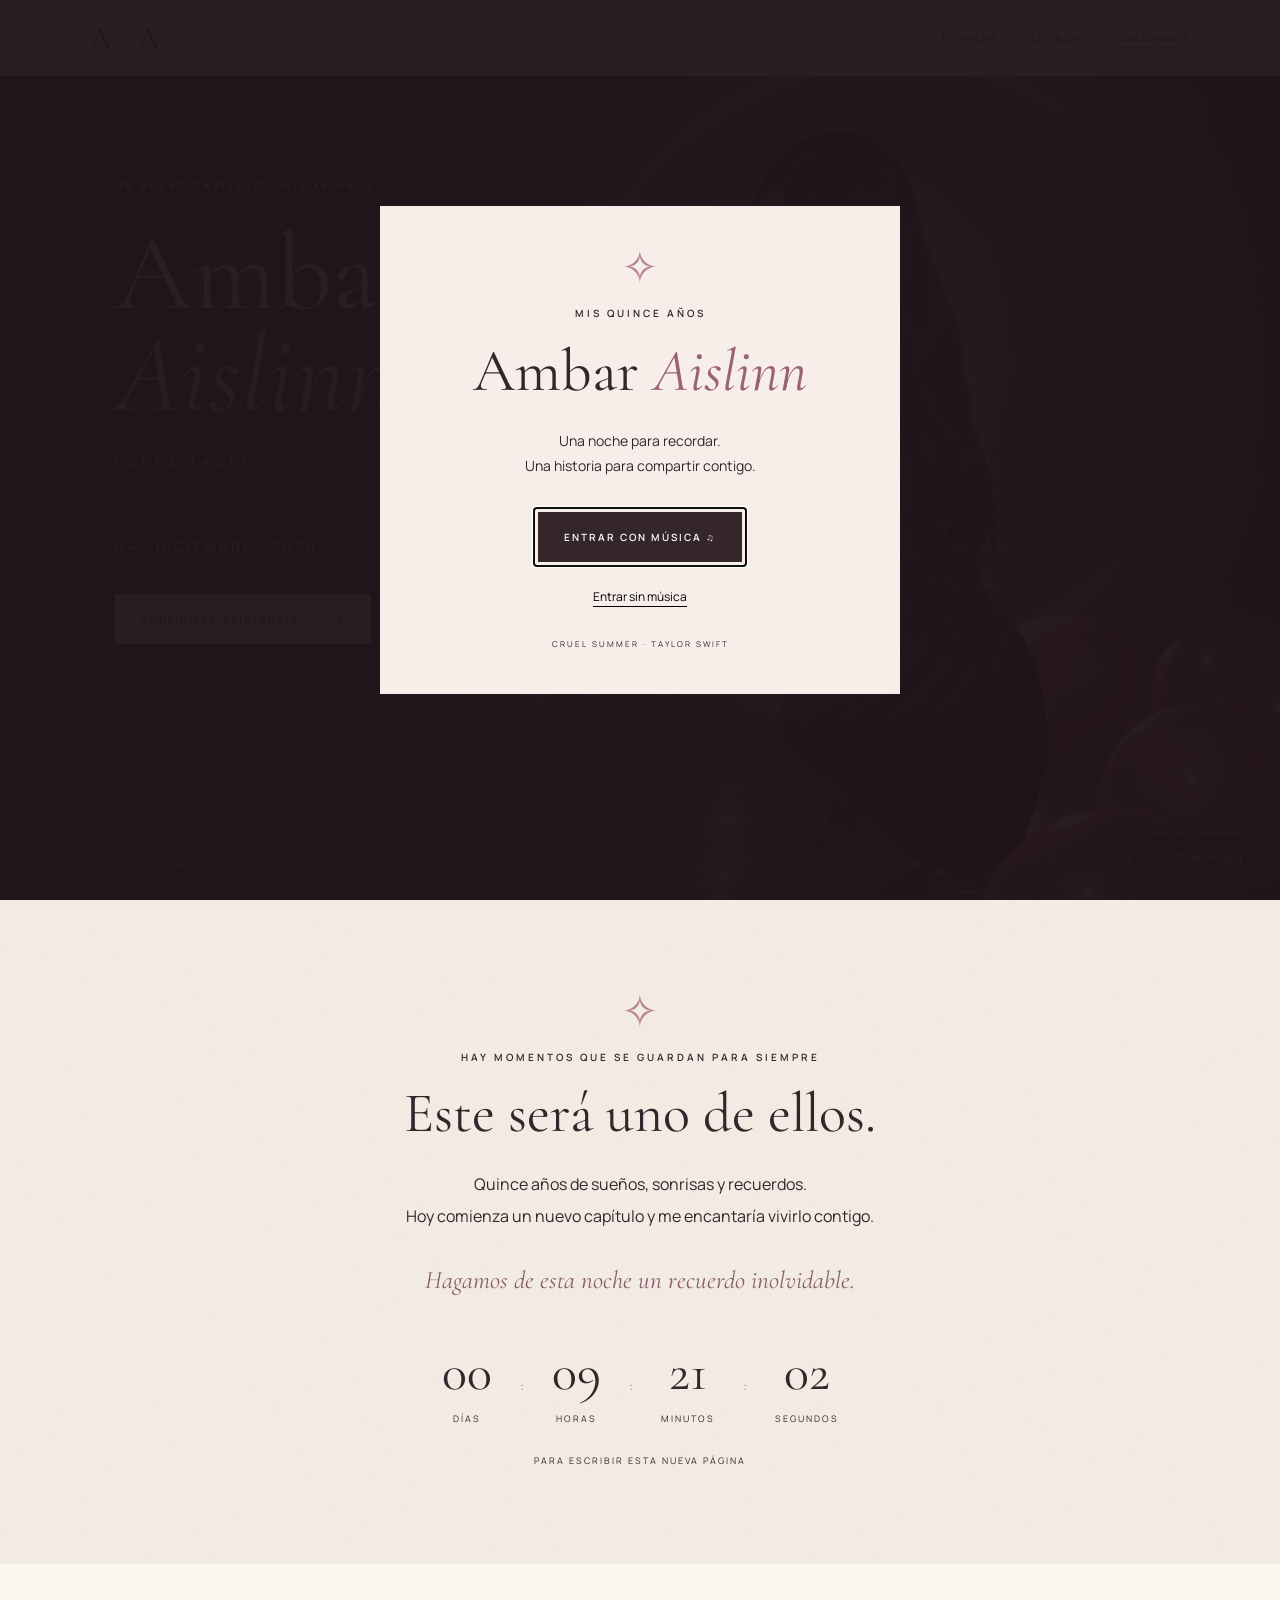
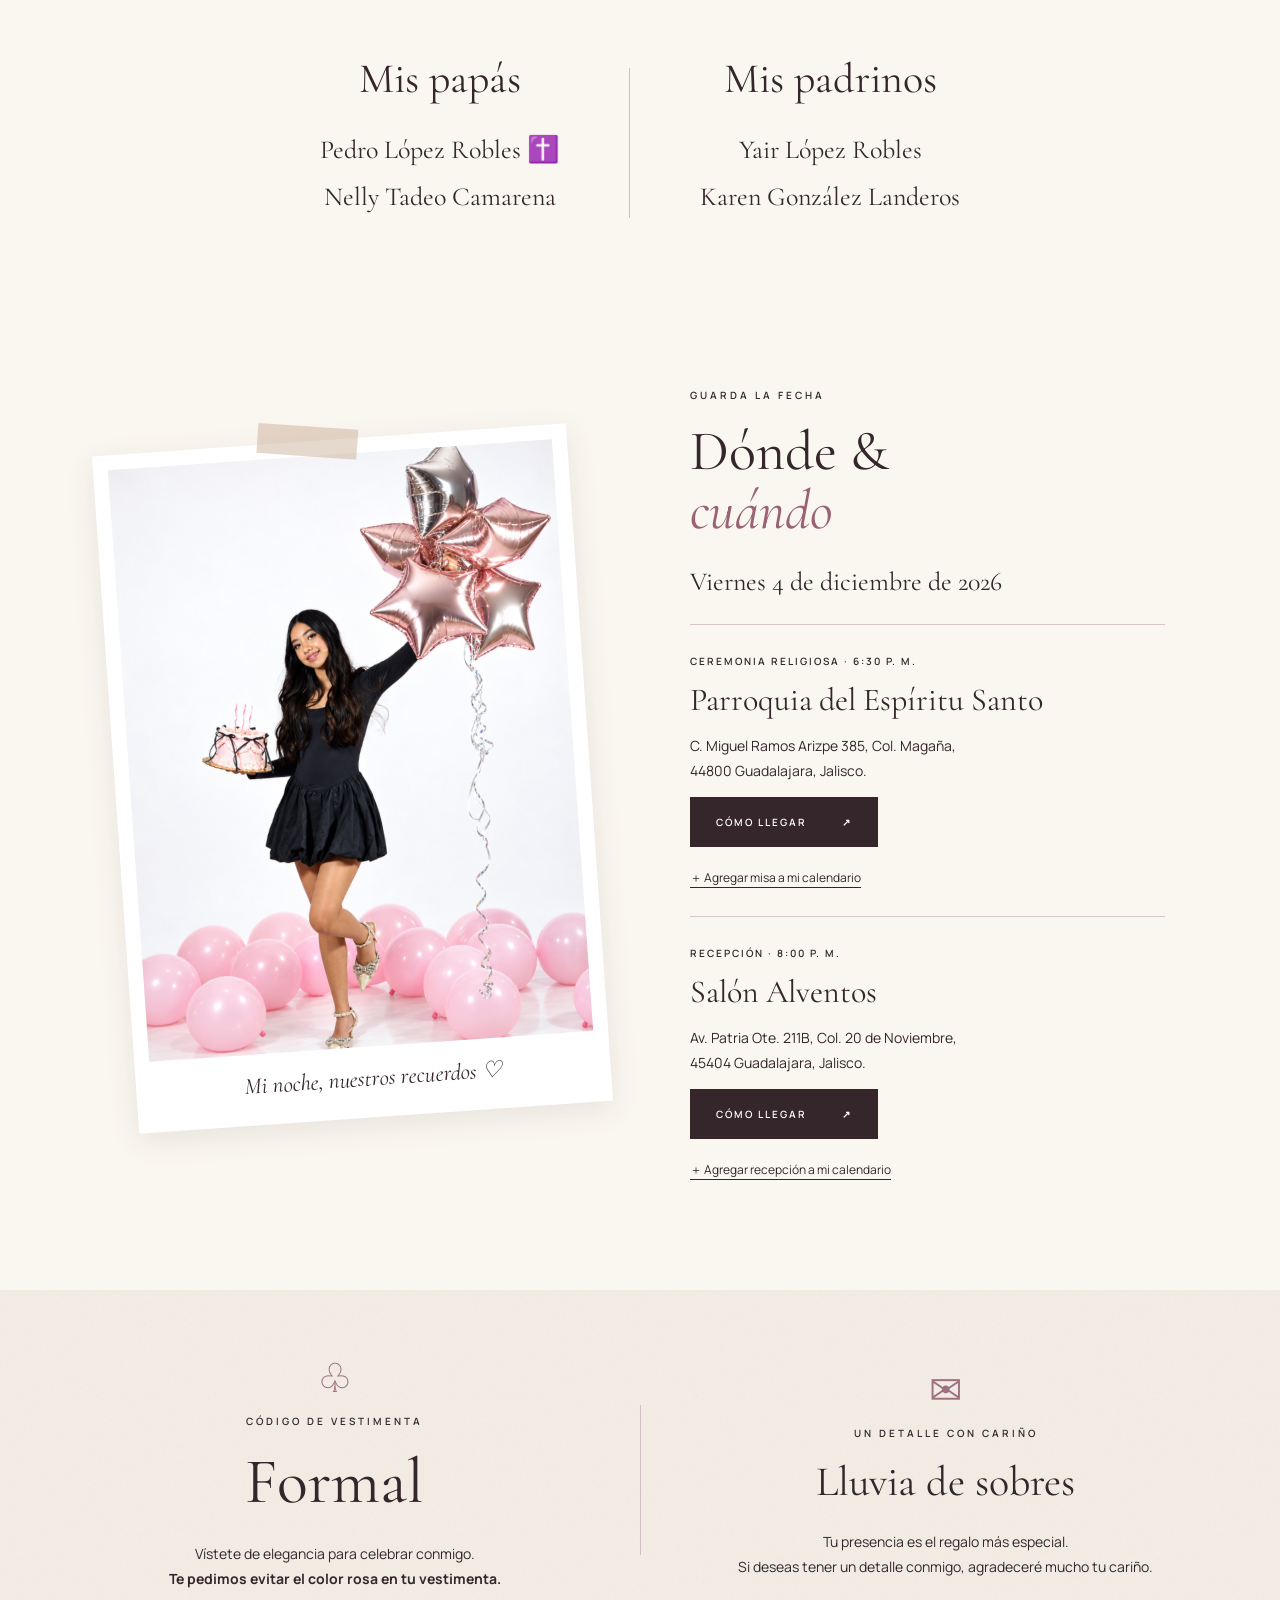
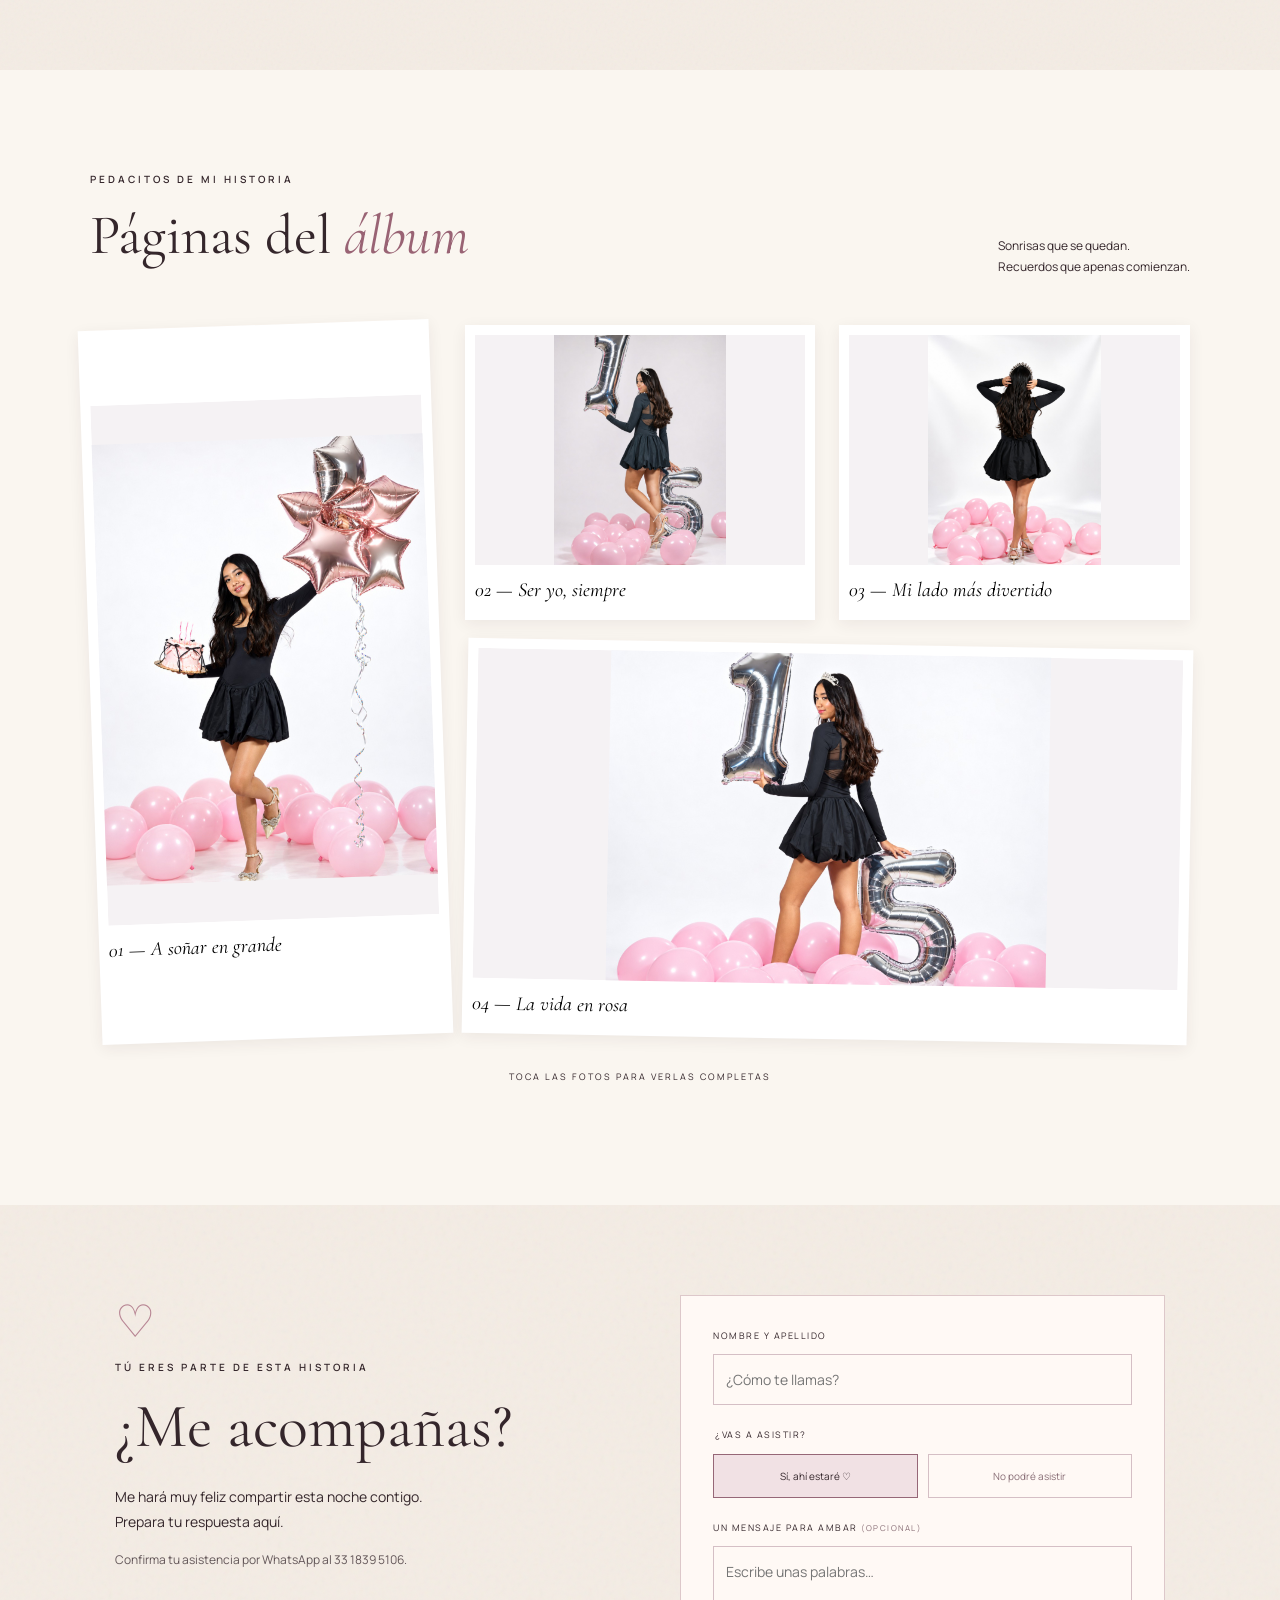
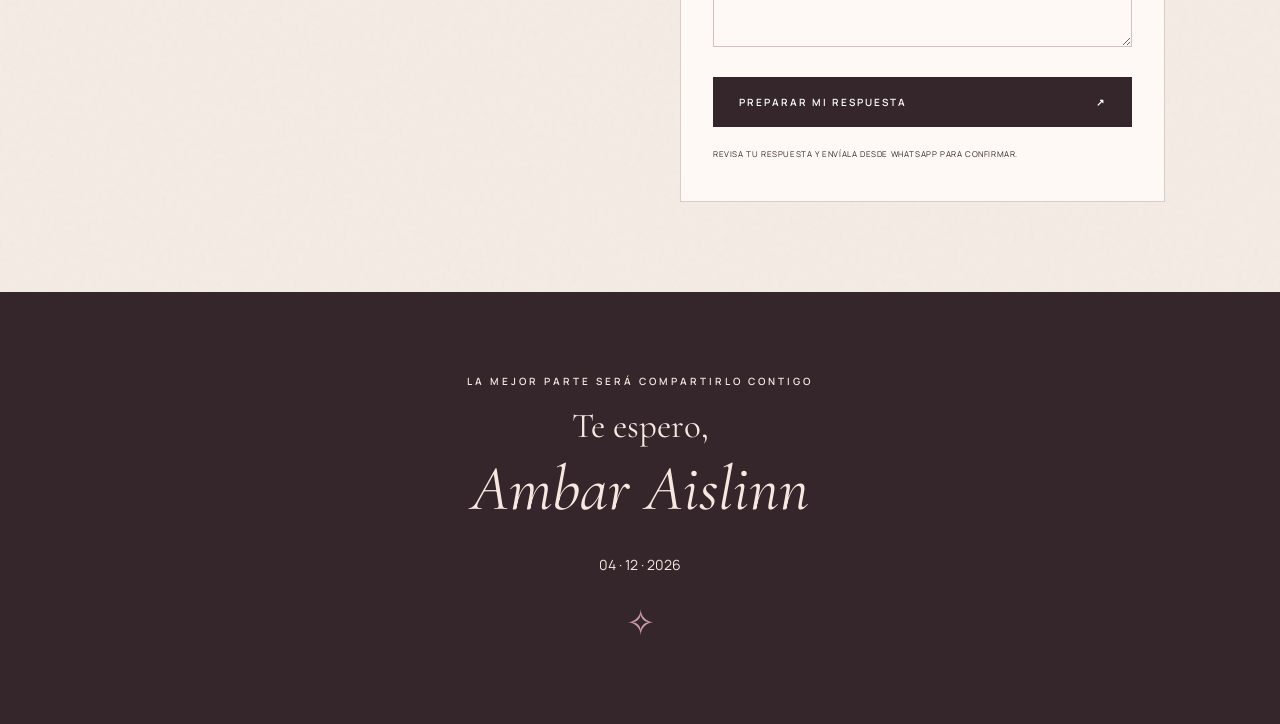
<file: index.html>
<!doctype html><html lang="es"><head><meta charset="utf-8"><meta name="viewport" content="width=device-width,initial-scale=1"><title>Mis XV · Ambar Aislinn López Tadeo</title><meta name="description" content="Un nuevo capítulo, una noche inolvidable. Acompaña a Ambar Aislinn en sus XV años, el 4 de diciembre de 2026."><meta name="robots" content="noindex,nofollow"><link rel="stylesheet" href="style.css"></head><body>
<dialog id="welcome" aria-labelledby="welcome-title"><div class="welcome-inner"><span class="star">✧</span><p class="eyebrow">MIS QUINCE AÑOS</p><h2 id="welcome-title">Ambar <i>Aislinn</i></h2><p>Una noche para recordar.<br>Una historia para compartir contigo.</p><button class="button dark" id="enter-music">ENTRAR CON MÚSICA ♫</button><button class="text-link" id="enter-silent">Entrar sin música</button><p class="tiny">CRUEL SUMMER · TAYLOR SWIFT</p></div></dialog>
<audio id="bg-music" preload="metadata" loop src="assets/taylor-swift-cruel-summer.mp3"></audio><button id="music-toggle" aria-label="Reproducir música" aria-pressed="false">♫ <span>Activar música</span></button><p id="music-status" role="status"></p>


<header><a href="#inicio" class="monogram">A<span>✧</span>A</a><nav><a href="#detalles">La noche</a><a href="#album">El álbum</a><a href="#rsvp">Confirmar <span>↗</span></a></nav></header>
<main><section class="hero" id="inicio"><img src="assets/new-02-139442.png" alt="Ambar con su pastel de cumpleaños entre globos rosas" fetchpriority="high"><div class="hero-shade"></div><div class="hero-copy"><p class="eyebrow">UN NUEVO CAPÍTULO · MIS XV AÑOS</p><h1>Ambar<br><i>Aislinn</i></h1><p class="surname">LÓPEZ TADEO</p><div class="rule"></div><p class="date">04 · DICIEMBRE · 2026</p><a class="button pale" href="#rsvp">CONFIRMAR ASISTENCIA <span>↗</span></a></div><a class="scroll" href="#bienvenida">COMIENZA LA HISTORIA ↓</a></section>
<section class="intro paper" id="bienvenida"><span class="star">✧</span><p class="eyebrow">HAY MOMENTOS QUE SE GUARDAN PARA SIEMPRE</p><h2>Este será uno de ellos.</h2><p class="prose">Quince años de sueños, sonrisas y recuerdos.<br>Hoy comienza un nuevo capítulo y me encantaría vivirlo contigo.</p><p class="hand">Hagamos de esta noche un recuerdo inolvidable.</p><div class="countdown" aria-label="Cuenta regresiva"><div><strong id="days">00</strong><span>DÍAS</span></div><b>:</b><div><strong id="hours">00</strong><span>HORAS</span></div><b>:</b><div><strong id="mins">00</strong><span>MINUTOS</span></div><b>:</b><div><strong id="secs">00</strong><span>SEGUNDOS</span></div></div><p id="count-note" class="tiny">PARA ESCRIBIR ESTA NUEVA PÁGINA</p></section>
<section class="family" aria-label="Mis papás y mis padrinos"><div><h2>Mis papás</h2><p>Pedro López Robles ✝️<br>Nelly Tadeo Camarena</p></div><span class="divider" aria-hidden="true"></span><div><h2>Mis padrinos</h2><p>Yair López Robles<br>Karen González Landeros</p></div></section>
<section class="details" id="detalles"><div class="polaroid"><img src="assets/new-06-139444.png" alt="Ambar con su pastel y globos de estrellas" loading="lazy"><span>Mi noche, nuestros recuerdos ♡</span></div><div class="event"><p class="eyebrow">GUARDA LA FECHA</p><h2>Dónde &amp;<br><i>cuándo</i></h2><p class="big-date">Viernes 4 de diciembre de 2026</p><div class="line"></div><article class="venue"><p class="eyebrow">CEREMONIA RELIGIOSA · 6:30 P. M.</p><h3>Parroquia del Espíritu Santo</h3><p>C. Miguel Ramos Arizpe 385, Col. Magaña,<br>44800 Guadalajara, Jalisco.</p><a class="button dark" href="https://maps.app.goo.gl/hG8f8bW8Mpdmwea76?g_st=iwb" target="_blank" rel="noopener" aria-label="Cómo llegar a la Parroquia del Espíritu Santo">CÓMO LLEGAR <span>↗</span></a><a class="text-link" href="misa.ics" download>＋ Agregar misa a mi calendario</a></article><div class="line"></div><article class="venue"><p class="eyebrow">RECEPCIÓN · 8:00 P. M.</p><h3>Salón Alventos</h3><p>Av. Patria Ote. 211B, Col. 20 de Noviembre,<br>45404 Guadalajara, Jalisco.</p><a class="button dark" href="https://maps.app.goo.gl/Tyvag7RxmKfdYtEX9?g_st=ac" target="_blank" rel="noopener" aria-label="Cómo llegar al Salón Alventos">CÓMO LLEGAR <span>↗</span></a><a class="text-link" href="fecha.ics" download>＋ Agregar recepción a mi calendario</a></article></div></section>
<section class="little-details paper"><div><span class="icon">♧</span><p class="eyebrow">CÓDIGO DE VESTIMENTA</p><h2 class="formal-title">Formal</h2><p>Vístete de elegancia para celebrar conmigo.<br><strong>Te pedimos evitar el color rosa en tu vestimenta.</strong></p></div><span class="divider"></span><div><span class="icon">✉</span><p class="eyebrow">UN DETALLE CON CARIÑO</p><h2>Lluvia de sobres</h2><p>Tu presencia es el regalo más especial.<br>Si deseas tener un detalle conmigo, agradeceré mucho tu cariño.</p></div></section>
<section id="album" class="album"><div class="album-title"><div><p class="eyebrow">PEDACITOS DE MI HISTORIA</p><h2>Páginas del <i>álbum</i></h2></div><p>Sonrisas que se quedan.<br>Recuerdos que apenas comienzan.</p></div><div class="gallery"><button class="photo tall" data-photo="assets/new-06-139444.png"><img src="assets/new-06-139444.png" loading="lazy" alt="Ambar con pastel y globos de estrellas"><span>01 — A soñar en grande</span></button><button class="photo" data-photo="assets/new-04-139436.png"><img src="assets/new-04-139436.png" loading="lazy" alt="Ambar con corona y globos del número quince"><span>02 — Ser yo, siempre</span></button><button class="photo" data-photo="assets/new-05-139447.png"><img src="assets/new-05-139447.png" loading="lazy" alt="Ambar de espaldas con corona entre globos rosas"><span>03 — Mi lado más divertido</span></button><button class="photo wide" data-photo="assets/new-01-139445.png"><img src="assets/new-01-139445.png" loading="lazy" alt="Ambar con corona y globos plateados"><span>04 — La vida en rosa</span></button></div><p class="tiny">TOCA LAS FOTOS PARA VERLAS COMPLETAS</p></section>
<section class="rsvp paper" id="rsvp"><div><span class="star">♡</span><p class="eyebrow">TÚ ERES PARTE DE ESTA HISTORIA</p><h2>¿Me acompañas?</h2><p>Me hará muy feliz compartir esta noche contigo.<br>Prepara tu respuesta aquí.</p><p class="small-note">Confirma tu asistencia por WhatsApp al 33 1839 5106.</p></div><form id="rsvp-form"><label for="name">NOMBRE Y APELLIDO</label><input id="name" required maxlength="100" placeholder="¿Cómo te llamas?" autocomplete="name"><fieldset><legend>¿VAS A ASISTIR?</legend><div class="choices"><label><input type="radio" name="attendance" value="yes" checked><span>Sí, ahí estaré ♡</span></label><label><input type="radio" name="attendance" value="no"><span>No podré asistir</span></label></div></fieldset><label for="message">UN MENSAJE PARA AMBAR <span>(OPCIONAL)</span></label><textarea id="message" rows="3" maxlength="500" placeholder="Escribe unas palabras…"></textarea><button class="button dark" type="submit">PREPARAR MI RESPUESTA <span>↗</span></button><div id="response" hidden><label for="ready">TU MENSAJE</label><textarea id="ready" rows="5" readonly></textarea><a id="send-whatsapp" class="button dark" href="https://wa.me/523318395106" target="_blank" rel="noopener">ENVIAR POR WHATSAPP <span>↗</span></a><button type="button" class="text-link" id="copy">Copiar mensaje</button><p role="status" id="status">Mensaje preparado. Tu asistencia todavía no se ha enviado.</p></div><p class="tiny">REVISA TU RESPUESTA Y ENVÍALA DESDE WHATSAPP PARA CONFIRMAR.</p></form></section>
<footer><p class="eyebrow">LA MEJOR PARTE SERÁ COMPARTIRLO CONTIGO</p><h2>Te espero,</h2><p class="signature">Ambar Aislinn</p><p>04 · 12 · 2026</p><span>✧</span></footer></main><dialog id="lightbox"><button id="close" aria-label="Cerrar foto">×</button><img id="full-photo" alt="Foto del álbum de Ambar"></dialog><script src="app.js"></script><script src="config.js"></script><script src="guest.js"></script></body></html>
</file>
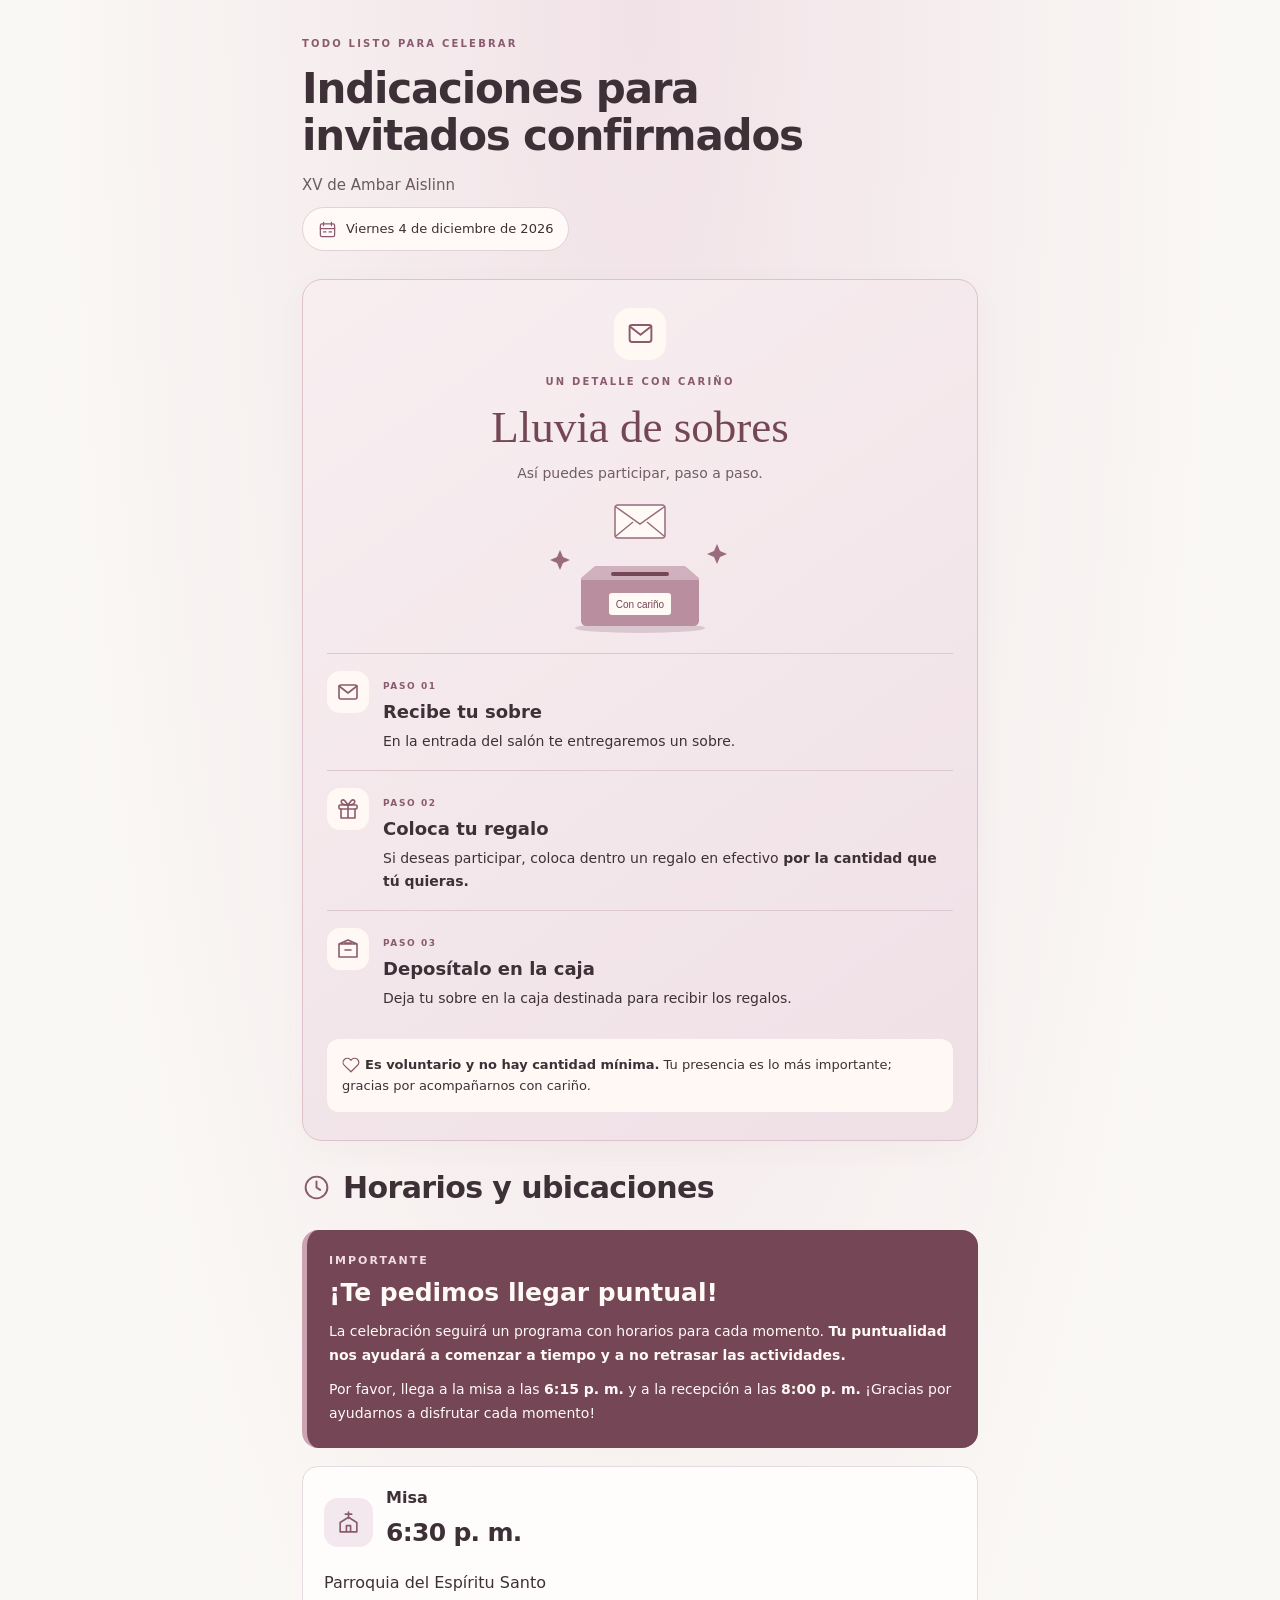
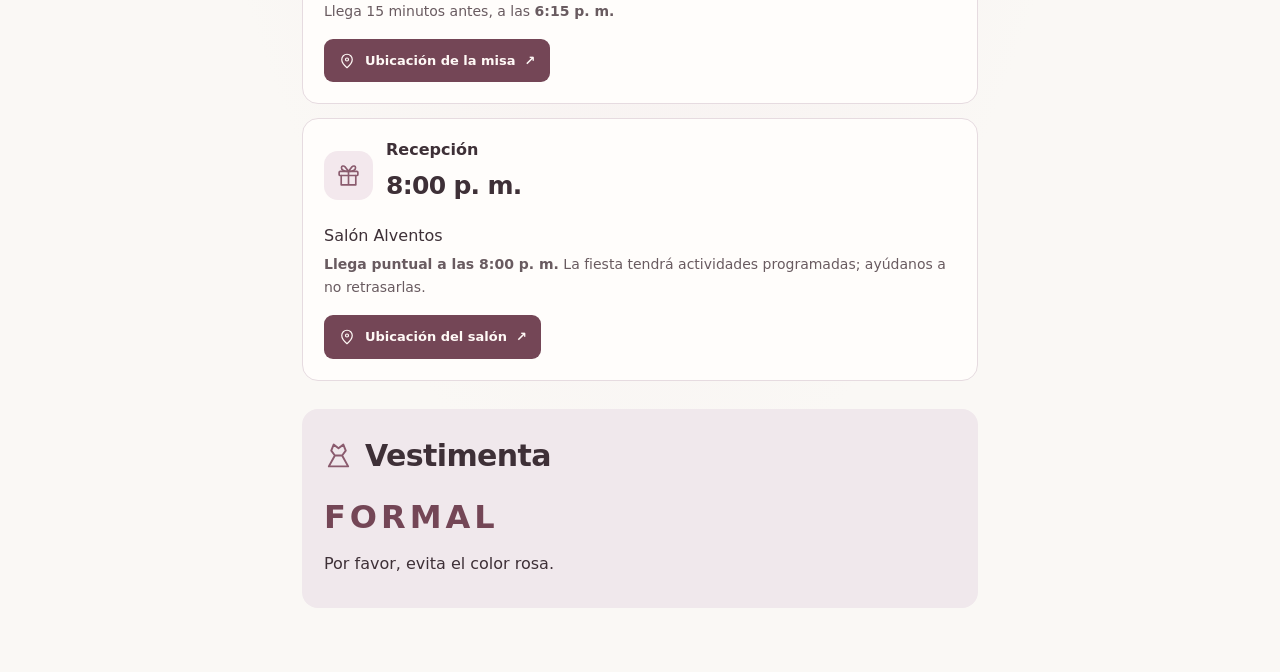
<file: confirmados.html>
<!doctype html>
<html lang="es">
<head>
<meta charset="utf-8">
<meta name="viewport" content="width=device-width,initial-scale=1">
<title>Indicaciones para invitados confirmados · XV de Ambar</title>
<meta name="description" content="Horarios, ubicaciones, vestimenta e instrucciones de la lluvia de sobres.">
<meta name="robots" content="noindex,nofollow">
<style>
*{box-sizing:border-box}body{margin:0;background:#faf8f5;color:#342b2e;font:16px/1.65 system-ui,-apple-system,BlinkMacSystemFont,"Segoe UI",sans-serif}main{max-width:660px;margin:auto;padding:28px 22px}h1{font-size:24px;line-height:1.3;margin:0 0 10px}h2{font-size:19px;margin:0 0 12px}p{margin:8px 0}.context{font-size:14px;color:#695b60;margin-bottom:24px}section{padding:22px 0;border-top:1px solid #ded5d8}a{color:#744656;text-underline-offset:4px;display:inline-block;padding:8px 0;font-weight:600}a:focus-visible{outline:2px solid #744656;outline-offset:4px}.schedule-item+.schedule-item{margin-top:22px}.schedule-item p{margin:4px 0}.small{font-size:14px;color:#695b60}.envelopes{background:#f1e8eb;padding:20px;border:1px solid #dac6ce;border-radius:6px;margin-bottom:22px}.envelopes h2{font-size:22px;color:#744656}ol{padding-left:23px;margin:12px 0}li{padding-left:4px;margin:12px 0}.voluntary{margin-top:16px;padding-top:12px;border-top:1px solid #dac6ce;font-size:14px}.formal{font-weight:700;letter-spacing:1px}

.envelope-demo{margin:8px auto 16px;text-align:center}
.envelope-demo svg{display:block;width:220px;max-width:100%;height:145px;margin:auto}
.demo-envelope{transform-origin:110px 35px;animation:drop-envelope 4s ease-in-out infinite}
.demo-spark{animation:gift-spark 4s ease-in-out infinite}
@keyframes drop-envelope{0%{transform:translateY(-12px) rotate(-12deg);opacity:0}18%,35%{transform:translateY(0) rotate(0);opacity:1}78%,100%{transform:translateY(90px);opacity:1}}
@keyframes gift-spark{0%,65%{opacity:0}80%{opacity:1}100%{opacity:0}}


@media(prefers-reduced-motion:reduce){.demo-envelope,.demo-spark{animation:none}.demo-spark{opacity:0}}


body{background:radial-gradient(ellipse at top,#f1e2e7 0,transparent 600px),#faf8f5;color:#3e3037}
main{max-width:720px;padding:36px 22px}
.kicker{font-size:10px;letter-spacing:2.2px;font-weight:700;color:#8a5b6e;margin:0 0 12px}
h1{font-size:clamp(29px,6.5vw,42px);letter-spacing:-1.2px;line-height:1.12;margin-bottom:14px}
.context{margin:0 0 10px;font-size:15px}
.icon{width:24px;height:24px;flex-shrink:0;vertical-align:middle}
.date-chip{display:inline-flex;align-items:center;gap:9px;font-size:13px;background:#fffaf7;border:1px solid #e2d2d8;border-radius:30px;padding:10px 15px;margin:0 0 28px}
.date-chip .icon{width:19px;height:19px;color:#8a5b6e}
section{border:0;padding:0;margin-bottom:28px}
.envelopes{padding:28px 24px;background:linear-gradient(145deg,#f8eef0,#efe0e6);border:1px solid #dcc2cc;border-radius:20px;box-shadow:0 8px 30px #69465309}
.section-symbol{width:52px;height:52px;border-radius:16px;background:#fff8f3;color:#8a5b6e;display:grid;place-items:center;margin:0 auto 14px}
.section-symbol .icon{width:29px;height:29px}
.envelopes>.kicker,.envelopes>h2,.section-intro{text-align:center}
.envelopes h2{font-family:Georgia,serif;font-weight:400;font-size:clamp(34px,7vw,45px);line-height:1.15;margin:0}
.section-intro{font-size:14px;color:#725c66}
.envelope-demo{margin:6px auto 15px}
.steps{list-style:none;padding:0;margin:0}
.steps li{display:flex;gap:14px;padding:17px 0;margin:0;border-top:1px solid #ddc7d0}
.step-symbol{width:42px;height:42px;flex:0 0 42px;border-radius:13px;background:#fff8f4;color:#8a5b6e;display:grid;place-items:center}
.step-label{font-size:9px;font-weight:700;letter-spacing:1.6px;color:#8a5b6e}
h3{font-size:18px;line-height:1.3;margin:3px 0 6px}
.steps p{font-size:14px;margin:0;line-height:1.65}
.voluntary{background:#fff8f5;border:0;border-radius:12px;padding:15px;margin:12px 0 0;font-size:13px}
.voluntary .icon{width:18px;height:18px;color:#8a5b6e;margin-right:5px}
.section-title{display:flex;align-items:center;gap:12px;font-size:clamp(24px,5.5vw,30px);letter-spacing:-.6px;margin:0 0 18px}
.section-title>.icon{color:#8a5b6e;width:29px;height:29px}
.schedule-item{background:#fffdfb;border:1px solid #e6dbe0;border-radius:16px;padding:21px}
.schedule-item+.schedule-item{margin-top:14px}
.venue-heading{display:flex;align-items:center;gap:13px;margin-bottom:12px}
.venue-heading>.icon{box-sizing:content-box;width:25px;height:25px;padding:12px;background:#f3e8ed;color:#8a5b6e;border-radius:14px}
.venue-heading h3{font-size:16px;margin:0}.event-time{font-size:25px;font-weight:700;letter-spacing:-.7px}
.schedule-item a{display:inline-flex;align-items:center;gap:9px;background:#744656;color:#fff9f6;text-decoration:none;border-radius:9px;padding:11px 14px;margin-top:12px;font-size:13px}
.schedule-item a .icon{width:18px;height:18px}
section[aria-labelledby="vestimenta"]{background:#f0e8ec;border-radius:16px;padding:22px}
.formal{font-size:32px;letter-spacing:4px;color:#744656;line-height:1.2;margin:15px 0}
@media(max-width:380px){main{padding:25px 16px}.envelopes{padding:24px 18px}.date-chip{font-size:11px}.steps li{gap:10px}}


.punctuality{background:#744656;color:#fffaf6;border-radius:16px;padding:22px;margin:0 0 18px;border-left:5px solid #cda3b4}
.punctuality-label{font-size:11px;font-weight:700;letter-spacing:2px;margin:0 0 8px;color:#f2dce5}
.punctuality h3{font-size:25px;line-height:1.2;margin:0 0 12px}
.punctuality p:not(.punctuality-label){font-size:14px;line-height:1.7;margin:10px 0 0}
</style>
</head>
<body>
<main>
<p class="kicker">TODO LISTO PARA CELEBRAR</p><h1>Indicaciones para<br>invitados confirmados</h1>
<p class="context">XV de Ambar Aislinn</p><p class="date-chip"><svg class="icon" viewBox="0 0 24 24" fill="none" stroke="currentColor" stroke-width="1.6" stroke-linecap="round" stroke-linejoin="round" aria-hidden="true" focusable="false"><rect x="3" y="5" width="18" height="16" rx="2"/><path d="M7 3v4M17 3v4M3 11h18M7 15h3M14 15h3"/></svg> Viernes 4 de diciembre de 2026</p>
<section class="envelopes" aria-labelledby="sobres">
<div class="section-symbol"><svg class="icon" viewBox="0 0 24 24" fill="none" stroke="currentColor" stroke-width="1.6" stroke-linecap="round" stroke-linejoin="round" aria-hidden="true" focusable="false"><rect x="3" y="5" width="18" height="14" rx="2"/><path d="m3 6 9 7 9-7"/></svg></div><p class="kicker">UN DETALLE CON CARIÑO</p><h2 id="sobres">Lluvia de sobres</h2><p class="section-intro">Así puedes participar, paso a paso.</p>
<div class="envelope-demo">
<svg viewBox="0 0 220 145" aria-hidden="true" focusable="false">
<ellipse cx="110" cy="135" rx="65" ry="5" fill="#dac6ce"/>
<path d="M51 85 L65 73 H155 L169 85 V129 H51Z" fill="#d1b0bd"/>
<rect x="81" y="79" width="58" height="4" rx="2" fill="#744656"/>
<g class="demo-envelope">
<rect x="85" y="12" width="50" height="33" rx="3" fill="#fffaf6" stroke="#996b7e" stroke-width="1.5"/>
<path d="M86 14 L110 31 L134 14 M86 43 L103 29 M134 43 L117 29" stroke="#996b7e" stroke-width="1.5" fill="none"/>
</g>
<path d="M51 87 H169 V127 Q169 133 163 133 H57 Q51 133 51 127Z" fill="#b98e9f"/>
<rect x="79" y="100" width="62" height="22" rx="3" fill="#fffaf6"/>
<text x="110" y="115" text-anchor="middle" font-family="sans-serif" font-size="10" fill="#744656">Con cariño</text>
<g class="demo-spark" fill="#996b7e"><path d="M30 57 l3 7 7 3-7 3-3 7-3-7-7-3 7-3Z"/><path d="M187 51 l3 7 7 3-7 3-3 7-3-7-7-3 7-3Z"/></g>
</svg>

</div>
<ol class="steps">
<li><span class="step-symbol"><svg class="icon" viewBox="0 0 24 24" fill="none" stroke="currentColor" stroke-width="1.6" stroke-linecap="round" stroke-linejoin="round" aria-hidden="true" focusable="false"><rect x="3" y="5" width="18" height="14" rx="2"/><path d="m3 6 9 7 9-7"/></svg></span><div><span class="step-label">PASO 01</span><h3>Recibe tu sobre</h3><p>En la entrada del salón te entregaremos un sobre.</p></div></li>
<li><span class="step-symbol"><svg class="icon" viewBox="0 0 24 24" fill="none" stroke="currentColor" stroke-width="1.6" stroke-linecap="round" stroke-linejoin="round" aria-hidden="true" focusable="false"><rect x="3" y="8" width="18" height="4" rx="1"/><path d="M5 12v9h14v-9M12 8v13"/><path d="M12 8C2 8 5 0 9 4l3 4c10 0 7-8 3-4l-3 4"/></svg></span><div><span class="step-label">PASO 02</span><h3>Coloca tu regalo</h3><p>Si deseas participar, coloca dentro un regalo en efectivo <strong>por la cantidad que tú quieras.</strong></p></div></li>
<li><span class="step-symbol"><svg class="icon" viewBox="0 0 24 24" fill="none" stroke="currentColor" stroke-width="1.6" stroke-linecap="round" stroke-linejoin="round" aria-hidden="true" focusable="false"><path d="m3 7 9-4 9 4v13H3Z M3 7h18 M9 6h6"/><path d="M9 13h6"/></svg></span><div><span class="step-label">PASO 03</span><h3>Deposítalo en la caja</h3><p>Deja tu sobre en la caja destinada para recibir los regalos.</p></div></li>
</ol>
<p class="voluntary"><svg class="icon" viewBox="0 0 24 24" fill="none" stroke="currentColor" stroke-width="1.6" stroke-linecap="round" stroke-linejoin="round" aria-hidden="true" focusable="false"><path d="M20.8 4.6a5.5 5.5 0 0 0-7.8 0L12 5.7l-1.1-1.1a5.5 5.5 0 0 0-7.8 7.8L12 21l8.8-8.6a5.5 5.5 0 0 0 0-7.8Z"/></svg><strong>Es voluntario y no hay cantidad mínima.</strong> Tu presencia es lo más importante; gracias por acompañarnos con cariño.</p>
</section>
<section aria-labelledby="horarios">
<h2 id="horarios" class="section-title"><svg class="icon" viewBox="0 0 24 24" fill="none" stroke="currentColor" stroke-width="1.6" stroke-linecap="round" stroke-linejoin="round" aria-hidden="true" focusable="false"><circle cx="12" cy="12" r="9"/><path d="M12 7v5l3 2"/></svg> Horarios y ubicaciones</h2>
<aside class="punctuality" aria-labelledby="puntualidad">
<p class="punctuality-label">IMPORTANTE</p>
<h3 id="puntualidad">¡Te pedimos llegar puntual!</h3>
<p>La celebración seguirá un programa con horarios para cada momento. <strong>Tu puntualidad nos ayudará a comenzar a tiempo y a no retrasar las actividades.</strong></p>
<p>Por favor, llega a la misa a las <strong>6:15 p. m.</strong> y a la recepción a las <strong>8:00 p. m.</strong> ¡Gracias por ayudarnos a disfrutar cada momento!</p>
</aside>
<div class="schedule-item">
<div class="venue-heading"><svg class="icon" viewBox="0 0 24 24" fill="none" stroke="currentColor" stroke-width="1.6" stroke-linecap="round" stroke-linejoin="round" aria-hidden="true" focusable="false"><path d="M12 2v6M9 4h6M4 12l8-5 8 5v9H4Z M10 21v-6h4v6"/></svg><div><h3>Misa</h3><p class="event-time">6:30 p. m.</p></div></div>
<p>Parroquia del Espíritu Santo</p>
<p class="small">Llega 15 minutos antes, a las <strong>6:15 p. m.</strong></p>
<a href="https://maps.app.goo.gl/hG8f8bW8Mpdmwea76?g_st=iwb" target="_blank" rel="noopener noreferrer"><svg class="icon" viewBox="0 0 24 24" fill="none" stroke="currentColor" stroke-width="1.6" stroke-linecap="round" stroke-linejoin="round" aria-hidden="true" focusable="false"><path d="M19 10c0 5-7 11-7 11S5 15 5 10a7 7 0 1 1 14 0Z"/><circle cx="12" cy="10" r="2"/></svg> Ubicación de la misa <span aria-hidden="true">↗</span></a>
</div>
<div class="schedule-item">
<div class="venue-heading"><svg class="icon" viewBox="0 0 24 24" fill="none" stroke="currentColor" stroke-width="1.6" stroke-linecap="round" stroke-linejoin="round" aria-hidden="true" focusable="false"><rect x="3" y="8" width="18" height="4" rx="1"/><path d="M5 12v9h14v-9M12 8v13"/><path d="M12 8C2 8 5 0 9 4l3 4c10 0 7-8 3-4l-3 4"/></svg><div><h3>Recepción</h3><p class="event-time">8:00 p. m.</p></div></div>
<p>Salón Alventos</p>
<p class="small"><strong>Llega puntual a las 8:00 p. m.</strong> La fiesta tendrá actividades programadas; ayúdanos a no retrasarlas.</p>
<a href="https://maps.app.goo.gl/Tyvag7RxmKfdYtEX9?g_st=ac" target="_blank" rel="noopener noreferrer"><svg class="icon" viewBox="0 0 24 24" fill="none" stroke="currentColor" stroke-width="1.6" stroke-linecap="round" stroke-linejoin="round" aria-hidden="true" focusable="false"><path d="M19 10c0 5-7 11-7 11S5 15 5 10a7 7 0 1 1 14 0Z"/><circle cx="12" cy="10" r="2"/></svg> Ubicación del salón <span aria-hidden="true">↗</span></a>
</div>
</section>
<section aria-labelledby="vestimenta">
<h2 id="vestimenta" class="section-title"><svg class="icon" viewBox="0 0 24 24" fill="none" stroke="currentColor" stroke-width="1.6" stroke-linecap="round" stroke-linejoin="round" aria-hidden="true" focusable="false"><path d="m8 3 4 3 4-3 2 5-3 4 5 9H4l5-9-3-4Z M9 12h6"/></svg> Vestimenta</h2>
<p class="formal">FORMAL</p>
<p>Por favor, evita el color rosa.</p>
</section>
</main>

</body>
</html>
</file>
<file: style.css>
@import url('https://fonts.googleapis.com/css2?family=Cormorant+Garamond:ital,wght@0,400;0,500;0,600;1,400;1,500&family=Manrope:wght@400;500;600&display=swap');
:root{--ink:#34262b;--rose:#b78593;--cream:#faf6f0;--pink:#f1e1e4}*{box-sizing:border-box}html{scroll-behavior:smooth;scroll-padding-top:70px}body{margin:0;background:var(--cream);color:var(--ink);font:14px/1.8 'Manrope',sans-serif}a{color:inherit;text-decoration:none}button,input,textarea{font:inherit}button,a,input,textarea{outline-offset:5px}button{cursor:pointer}header{height:76px;display:flex;align-items:center;justify-content:space-between;padding:0 7%;background:var(--cream)}.monogram{font:30px 'Cormorant Garamond',Georgia,serif}.monogram span{font-size:20px;color:var(--rose);padding:0 5px}nav{display:flex;gap:34px;font-size:11px;letter-spacing:1px}nav a:last-child{border-bottom:1px solid var(--rose)}.hero{min-height:800px;height:calc(100svh - 76px);max-height:1100px;position:relative;background:#25171e;color:#fff6f2;overflow:hidden}.hero>img{position:absolute;width:65%;height:100%;right:0;object-fit:cover;object-position:center 40%}.hero-shade{position:absolute;inset:0;background:linear-gradient(90deg,#25171e 4%,#25171ef5 25%,#25171e55 60%,transparent)}.hero-copy{position:relative;z-index:1;padding:90px 9%;width:65%}.eyebrow{font-size:10px;letter-spacing:3px;font-weight:600}.hero h1{font:110px/.93 'Cormorant Garamond',Georgia,serif;margin:28px 0 24px;font-weight:400}.hero h1 i{font-weight:400;color:#eabcca}.surname{letter-spacing:6px;font-size:12px}.rule{width:50px;height:1px;background:#cb98a7;margin:30px 0}.date{letter-spacing:3px}.button{padding:15px 25px;display:inline-flex;align-items:center;justify-content:space-between;gap:35px;font-size:10px;letter-spacing:2px;font-weight:600;border:1px solid transparent;transition:transform .2s,background .2s}.button:hover{transform:translateY(-2px)}.pale{background:#f8ece6;color:var(--ink);margin-top:22px}.dark{background:var(--ink);color:#fff}.scroll{position:absolute;bottom:28px;left:9%;font-size:9px;letter-spacing:3px}.paper{background-color:#f4ece4;background-image:url("data:image/svg+xml,%3Csvg viewBox='0 0 180 180' xmlns='http://www.w3.org/2000/svg'%3E%3Cfilter id='n'%3E%3CfeTurbulence type='fractalNoise' baseFrequency='.7' numOctaves='3' stitchTiles='stitch'/%3E%3C/filter%3E%3Cpath filter='url(%23n)' opacity='.05' d='M0 0h180v180H0z'/%3E%3C/svg%3E")}.intro{text-align:center;padding:85px 20px}.star{font:45px Georgia;color:var(--rose)}h2{font:56px/1.05 'Cormorant Garamond',Georgia,serif;font-weight:400;margin:18px 0 25px}h2 i{color:#996374}.prose{font-size:16px;line-height:2}.hand{font:italic 25px/1.5 'Cormorant Garamond',Georgia,serif;color:#885f6a;margin:30px 0}.countdown{display:flex;justify-content:center;align-items:center;gap:28px;margin:42px 0 24px}.countdown strong{display:block;font:52px 'Cormorant Garamond',Georgia,serif}.countdown span,.tiny{font-size:9px;letter-spacing:2px}.countdown b{font-weight:400;color:#ae8690}.details{padding:110px max(7%,calc((100vw - 1050px)/2));display:grid;grid-template-columns:1fr 1fr;gap:100px;align-items:center}.polaroid{padding:15px 15px 25px;background:white;box-shadow:0 8px 30px #4e303719;transform:rotate(-4deg);position:relative}.polaroid:before{content:'';position:absolute;top:-15px;left:35%;width:100px;height:30px;background:#cbb19a80;transform:rotate(8deg)}.polaroid img{width:100%;display:block;aspect-ratio:3/4;object-fit:cover}.polaroid span{display:block;text-align:center;font:italic 23px 'Cormorant Garamond',Georgia,serif;padding-top:18px}.big-date{font:26px 'Cormorant Garamond',Georgia,serif}.line{height:1px;background:#d8c7c6;margin:27px 0}.text-link{display:block;border:0;background:transparent;text-decoration:underline;text-underline-offset:5px;font-size:12px;margin-top:20px}.little-details{display:flex;align-items:center;justify-content:center;gap:75px;text-align:center;padding:65px 25px}.little-details h2{font-size:42px}.icon{font:40px Georgia;color:#9e7180}.divider{height:150px;width:1px;background:#d6bdc4}.album{padding:90px max(7%,calc((100vw - 1100px)/2))}.album-title{display:flex;justify-content:space-between;align-items:end;gap:30px;margin-bottom:35px}.album-title>p{font-size:12px}.gallery{display:grid;grid-template-columns:1fr 1fr 1fr;gap:24px}.photo{padding:10px 10px 18px;background:#fff;border:0;box-shadow:0 4px 15px #39232c12;text-align:left;min-width:0}.photo img{width:100%;height:230px;object-fit:cover;display:block}.photo span{display:block;font:italic 20px 'Cormorant Garamond',Georgia,serif;margin-top:13px}.photo.tall{grid-row:span 2;transform:rotate(-2deg)}.photo.tall img{height:520px;object-position:center}.photo.wide{grid-column:span 2;transform:rotate(1deg)}.photo.wide img{height:225px;object-position:center 45%}.album>.tiny{text-align:center;margin:30px}.rsvp{padding:90px max(7%,calc((100vw - 1050px)/2));display:grid;grid-template-columns:1fr 1fr;gap:80px}.rsvp h2{font-size:62px}.small-note{font-size:12px;max-width:320px;opacity:.75}.rsvp form{background:#fff9f5;padding:32px;border:1px solid #ddc8ca}label,legend{display:block;font-size:9px;letter-spacing:1.5px;margin-bottom:10px}label span{font-size:8px;color:#896e76}input,textarea{width:100%;background:transparent;border:1px solid #d5bfc5;padding:12px;color:var(--ink);border-radius:0}fieldset{border:0;padding:0;margin:22px 0}.choices{display:flex;gap:10px}.choices label{flex:1;cursor:pointer;margin:0;position:relative}.choices input{position:absolute;opacity:0;width:1px}.choices span{display:block;padding:12px 5px;text-align:center;border:1px solid #d5bfc5;font-size:10px;letter-spacing:0}.choices input:checked+span{background:var(--pink);border-color:#966777;color:var(--ink)}.choices input:focus-visible+span{outline:2px solid var(--ink)}form .button{width:100%;margin:22px 0 12px}form .tiny{letter-spacing:.6px;font-size:8px}#response{margin-top:20px}#status{font-size:12px}footer{text-align:center;background:#34262b;color:#f6e8df;padding:70px 20px}footer h2{font-size:35px;margin-bottom:0}.signature{font:italic 64px 'Cormorant Garamond',Georgia,serif;margin:5px 0 25px}footer>span{font-size:35px;color:#ca9caa}dialog{padding:12px;background:#fff7f2;border:0;max-width:95vw;max-height:95svh}dialog::backdrop{background:#160d12e8}dialog img{max-width:88vw;max-height:83svh;display:block;object-fit:contain}#close{position:absolute;right:15px;top:15px;background:#fff;border:0;border-radius:50%;width:38px;height:38px;font-size:26px}@media(max-width:700px){header{height:62px;padding:0 6%}nav{gap:20px;font-size:10px}nav a:first-child{display:none}.hero{min-height:760px;height:calc(100svh - 62px);max-height:950px}.hero>img{width:100%;object-position:57% 35%}.hero-shade{background:linear-gradient(0deg,#21151bf5 0%,#21151b80 40%,#21151b10 78%)}.hero-copy{width:100%;position:absolute;bottom:75px;padding:0 8%}.hero-copy>.eyebrow{font-size:8px;letter-spacing:2px}.hero h1{font-size:77px;margin:15px 0}.surname{font-size:10px;letter-spacing:4px}.rule{margin:22px 0}.hero-copy>p{margin:8px 0}.hero .button{margin-top:20px}.intro{padding:65px 22px}h2{font-size:42px}.intro .eyebrow{font-size:8px}.prose{font-size:14px}.countdown{gap:14px}.countdown strong{font-size:40px}.countdown span{font-size:8px}.details{padding:75px 30px;grid-template-columns:1fr;gap:60px}.polaroid{max-width:340px;margin:auto}.event{text-align:center}.event h2 br{display:none}.event h2 i:before{content:' '}.little-details{flex-direction:column;gap:35px}.divider{width:90px;height:1px}.album{padding:60px 22px}.album-title{display:block}.album-title h2{font-size:40px}.gallery{grid-template-columns:1fr 1fr;gap:16px}.photo.tall{grid-row:auto;grid-column:span 2}.photo.tall img{height:440px;object-fit:contain;background:#f4f1f2}.photo img{height:160px}.photo span{font-size:16px}.photo.wide img{height:230px}.rsvp{padding:60px 22px;grid-template-columns:1fr;gap:25px}.rsvp>div{text-align:center}.small-note{margin:20px auto}.rsvp h2{font-size:49px}.rsvp form{padding:24px}.signature{font-size:52px}}@media(prefers-reduced-motion:reduce){html{scroll-behavior:auto}*{transition:none!important}}
#welcome{width:min(520px,92vw);padding:35px 24px;background:#f8eee9;color:var(--ink);text-align:center;max-height:94svh}#welcome::backdrop{background:#21151bf5}.welcome-inner h2{font-size:60px}.welcome-inner .button{margin:20px auto 5px}.welcome-inner .text-link{margin:18px auto 28px}.welcome-inner .tiny{font-size:8px}#music-toggle{position:fixed;right:18px;bottom:18px;z-index:15;border:1px solid #b78593;background:#34262b;color:#fff3ee;border-radius:40px;padding:12px 18px;box-shadow:0 3px 16px #0003;font-size:12px}#music-status{position:fixed;bottom:70px;right:18px;z-index:16;max-width:260px;background:#fff5ef;padding:10px;font-size:12px}#music-status:empty{display:none}.music-credit{font-size:9px;line-height:1.8;opacity:.75;margin:30px auto 0;max-width:450px}.music-credit a{text-decoration:underline}.photo img,.photo.wide img{object-fit:contain;background:#f5f2f4}.photo.wide img{height:330px}@media(max-width:700px){.photo.wide img{height:250px}#music-toggle{right:12px;bottom:12px}.welcome-inner h2{font-size:48px}}
#music-panel{position:fixed;z-index:14;bottom:76px;right:18px;width:320px;background:#34262b;color:#fff5ef;padding:10px;box-shadow:0 5px 25px #0004;border:1px solid #b78593}#music-panel[hidden]{display:none}.music-panel-head{display:flex;justify-content:space-between;align-items:center;font-size:12px;margin-bottom:8px}#music-close{border:0;color:#fff5ef;background:transparent;font-size:25px;width:35px;height:35px}#youtube-player iframe{width:100%;height:200px;border:0;display:block}#music-panel>a{display:block;font-size:10px;padding-top:8px;text-decoration:underline}@media(max-width:370px){#music-panel{width:calc(100vw - 24px);right:12px}}

.venue h3{font:32px/1.15 "Cormorant Garamond",Georgia,serif;margin:12px 0}.venue .eyebrow{letter-spacing:2px}.venue p{line-height:1.8}

.family{display:flex;align-items:center;justify-content:center;gap:70px;text-align:center;padding:75px 24px 20px}.family h2{font-size:42px}.family p{font:26px/1.8 "Cormorant Garamond",Georgia,serif}.little-details>div{max-width:460px;flex:1}.little-details .formal-title{font-size:64px}.little-details .divider{flex-shrink:0}@media(max-width:700px){.family{flex-direction:column;gap:20px;padding:55px 22px 0}.family h2{margin-bottom:15px}.family p{font-size:25px}.little-details .formal-title{font-size:58px}}
</file>
